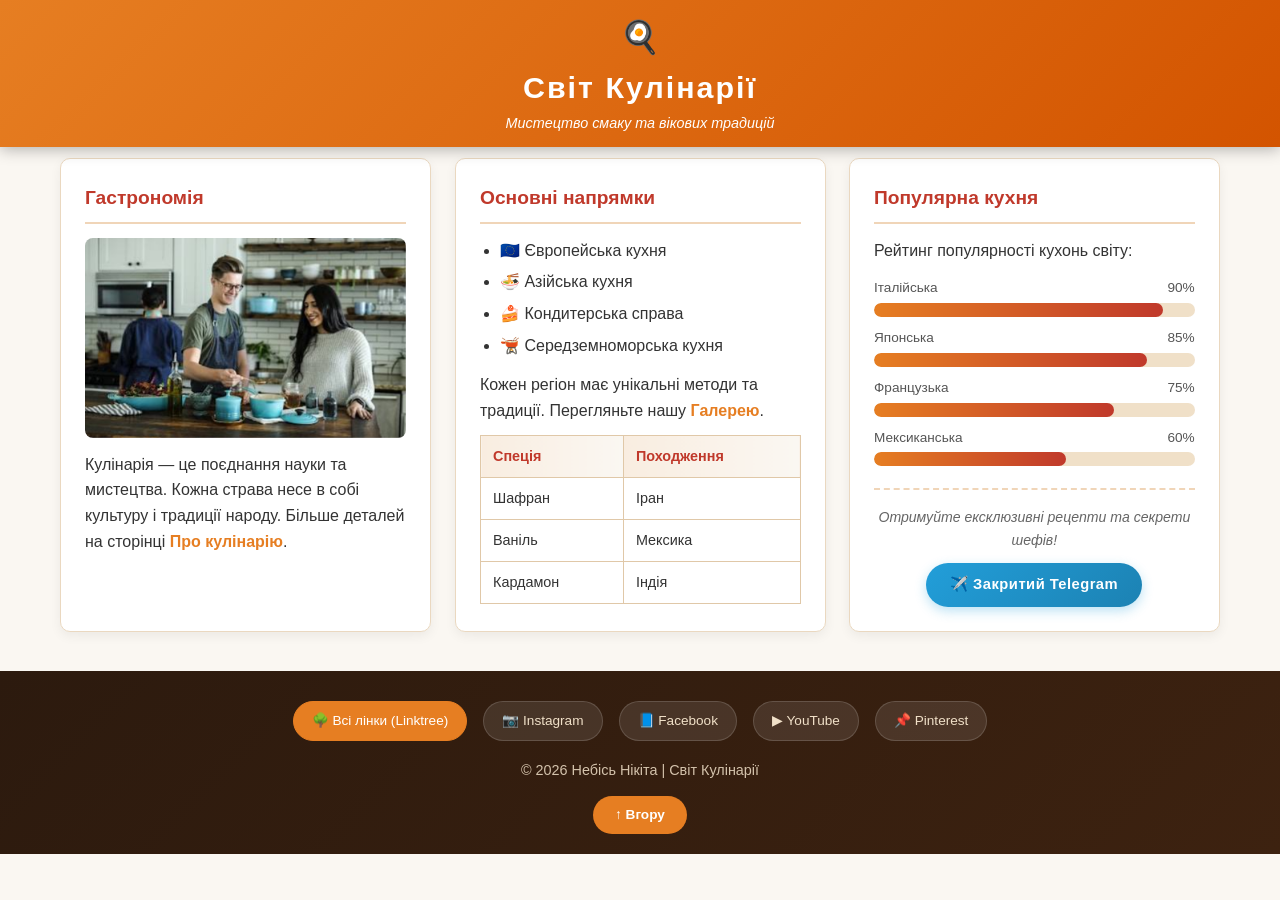
<file: index.html>
<!DOCTYPE html>
<html lang="uk">
<head>
<meta charset="UTF-8">
<meta name="viewport" content="width=device-width,initial-scale=1">
<meta name="description" content="Світ Кулінарії — мистецтво смаку та вікових традицій">
<title>Кулінарія | Головна</title>
<link rel="stylesheet" href="css/main.css">
<link rel="stylesheet" href="css/index.css">
</head>
<body id="top">

<header>
  <span class="logo">🍳</span>
  <h1>Світ Кулінарії</h1>
  <p>Мистецтво смаку та вікових традицій</p>
</header>

<nav>
  <ul>
    <li><a href="index.html">Головна</a></li>
    <li><a href="pages/about.html">Про кулінарію</a></li>
    <li><a href="pages/gallery.html">Галерея</a></li>
    <li class="has-dropdown">
      <a href="pages/tips.html">Поради ▾</a>
      <ul class="dropdown-menu">
        <li><a href="pages/tips.html#knives">Робота з ножами</a></li>
        <li><a href="pages/tips.html#taste">Баланс смаку</a></li>
        <li><a href="pages/tips.html#temp">Температури</a></li>
        <li><a href="links.html" style="color: #e67e22;">🌳 Наші ресурси</a></li>
      </ul>
    </li>
    <li><a href="pages/contacts.html">Контакти</a></li>
  </ul>
</nav>

<div class="wrapper">
  <section>
    <h2>Гастрономія</h2>
    <div class="img-wrap">
      <img src="images/gastronomia.jpg" alt="Гастрономія" loading="lazy" width="800" height="533">
    </div>
    <p>Кулінарія — це поєднання науки та мистецтва. Кожна страва несе в собі
    культуру і традиції народу. Більше деталей на сторінці
    <a href="pages/about.html" class="content-link">Про кулінарію</a>.</p>
  </section>

  <section>
    <h2>Основні напрямки</h2>
    <ul>
      <li>🇪🇺 Європейська кухня</li>
      <li>🍜 Азійська кухня</li>
      <li>🍰 Кондитерська справа</li>
      <li>🫕 Середземноморська кухня</li>
    </ul>
    <p class="mt14">Кожен регіон має унікальні методи та традиції.
    Перегляньте нашу <a href="pages/gallery.html" class="content-link">Галерею</a>.</p>
    <table>
      <tr><th>Спеція</th><th>Походження</th></tr>
      <tr><td>Шафран</td><td>Іран</td></tr>
      <tr><td>Ваніль</td><td>Мексика</td></tr>
      <tr><td>Кардамон</td><td>Індія</td></tr>
    </table>
  </section>

  <section>
    <h2>Популярна кухня</h2>
    <p class="mb14">Рейтинг популярності кухонь світу:</p>
    <div class="progress-container">
      <div class="progress-label"><span>Італійська</span><span>90%</span></div>
      <div class="progress-track"><div class="progress-bar w90"></div></div>
      <div class="progress-label"><span>Японська</span><span>85%</span></div>
      <div class="progress-track"><div class="progress-bar w85"></div></div>
      <div class="progress-label"><span>Французька</span><span>75%</span></div>
      <div class="progress-track"><div class="progress-bar w75"></div></div>
      <div class="progress-label"><span>Мексиканська</span><span>60%</span></div>
      <div class="progress-track"><div class="progress-bar w60"></div></div>
    </div>
    
    <div class="telegram-subscribe-box">
      <p class="tg-text">Отримуйте ексклюзивні рецепти та секрети шефів!</p>
      <a href="https://t.me/subscribe_kulinaria_bot" class="btn-telegram" target="_blank" rel="noopener">
        ✈️ Закритий Telegram
      </a>
    </div>
  </section>
</div>

<footer>
  <div class="social-links">
    <a href="https://linktr.ee/Nikita_Nebis" style="background: #e67e22; color: #fff; border-color: #e67e22;">🌳 Всі лінки (Linktree)</a>
    <a href="#">📷 Instagram</a>
    <a href="#">📘 Facebook</a>
    <a href="#">▶ YouTube</a>
    <a href="#">📌 Pinterest</a>
  </div>
  <p>&copy; 2026 Небісь Нікіта | Світ Кулінарії</p>
  <a href="#top" class="back-to-top">↑ Вгору</a>
</footer>

</body>
</html>
</file>
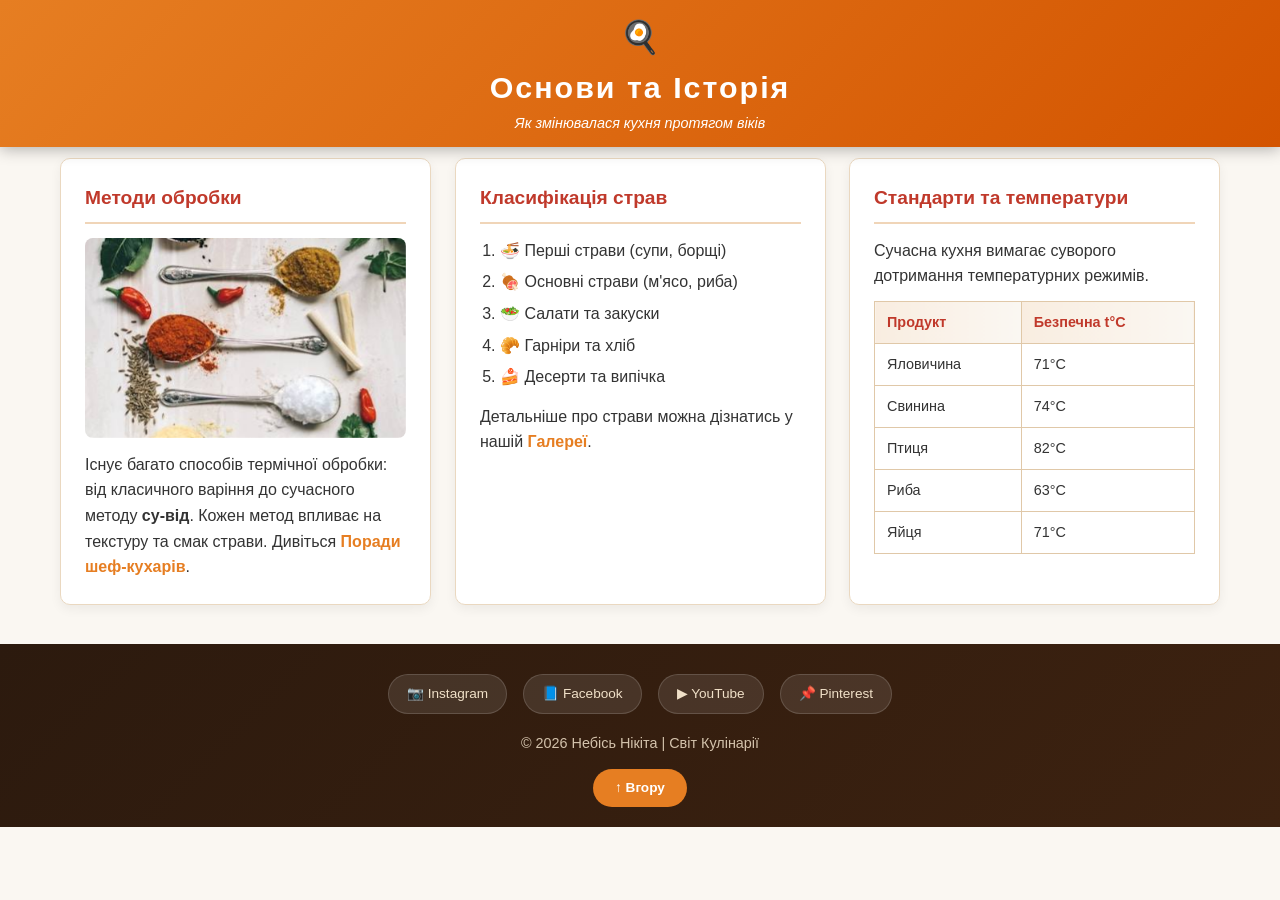
<file: pages/about.html>
<!DOCTYPE html>
<html lang="uk">
<head>
<meta charset="UTF-8">
<meta name="viewport" content="width=device-width,initial-scale=1">
<meta name="description" content="Про кулінарію — методи обробки, класифікація страв, температурні стандарти">
<title>Про кулінарію</title>
<!-- Оптимізація: підключення лише необхідних CSS-модулів -->
<link rel="stylesheet" href="../css/main.css">
</head>
<body id="top">

<header>
  <span class="logo">🍳</span>
  <h1>Основи та Історія</h1>
  <p>Як змінювалася кухня протягом віків</p>
</header>

<nav>
  <ul>
    <li><a href="../index.html">Головна</a></li>
    <li><a href="about.html">Про кулінарію</a></li>
    <li><a href="gallery.html">Галерея</a></li>
    <li class="has-dropdown">
      <a href="tips.html">Поради ▾</a>
      <ul class="dropdown-menu">
        <li><a href="tips.html#knives">Робота з ножами</a></li>
        <li><a href="tips.html#taste">Баланс смаку</a></li>
        <li><a href="tips.html#temp">Температури</a></li>
      </ul>
    </li>
    <li><a href="contacts.html">Контакти</a></li>
  </ul>
</nav>

<div class="wrapper">
  <section>
    <h2>Методи обробки</h2>
    <div class="img-wrap">
      <!-- Оптимізація: lazy loading + фіксовані розміри для уникнення CLS -->
      <img src="../images/metodi-obrobki.jpg" alt="Методи обробки" loading="lazy" width="800" height="533">
    </div>
    <p>Існує багато способів термічної обробки: від класичного варіння
    до сучасного методу <strong>су-від</strong>. Кожен метод впливає
    на текстуру та смак страви. Дивіться
    <a href="tips.html" class="content-link">Поради шеф-кухарів</a>.</p>
  </section>

  <section>
    <h2>Класифікація страв</h2>
    <ol>
      <li>🍜 Перші страви (супи, борщі)</li>
      <li>🍖 Основні страви (м'ясо, риба)</li>
      <li>🥗 Салати та закуски</li>
      <li>🥐 Гарніри та хліб</li>
      <li>🍰 Десерти та випічка</li>
    </ol>
    <p class="mt14">Детальніше про страви можна дізнатись у нашій
    <a href="gallery.html" class="content-link">Галереї</a>.</p>
  </section>

  <section>
    <h2>Стандарти та температури</h2>
    <p class="mb10">Сучасна кухня вимагає суворого дотримання температурних режимів.</p>
    <table>
      <tr><th>Продукт</th><th>Безпечна t°C</th></tr>
      <tr><td>Яловичина</td><td>71°C</td></tr>
      <tr><td>Свинина</td><td>74°C</td></tr>
      <tr><td>Птиця</td><td>82°C</td></tr>
      <tr><td>Риба</td><td>63°C</td></tr>
      <tr><td>Яйця</td><td>71°C</td></tr>
    </table>
  </section>
</div>

<footer>
  <div class="social-links">
    <a href="#">📷 Instagram</a>
    <a href="#">📘 Facebook</a>
    <a href="#">▶ YouTube</a>
    <a href="#">📌 Pinterest</a>
  </div>
  <p>&copy; 2026 Небісь Нікіта | Світ Кулінарії</p>
  <a href="#top" class="back-to-top">↑ Вгору</a>
</footer>

</body>
</html>
</file>
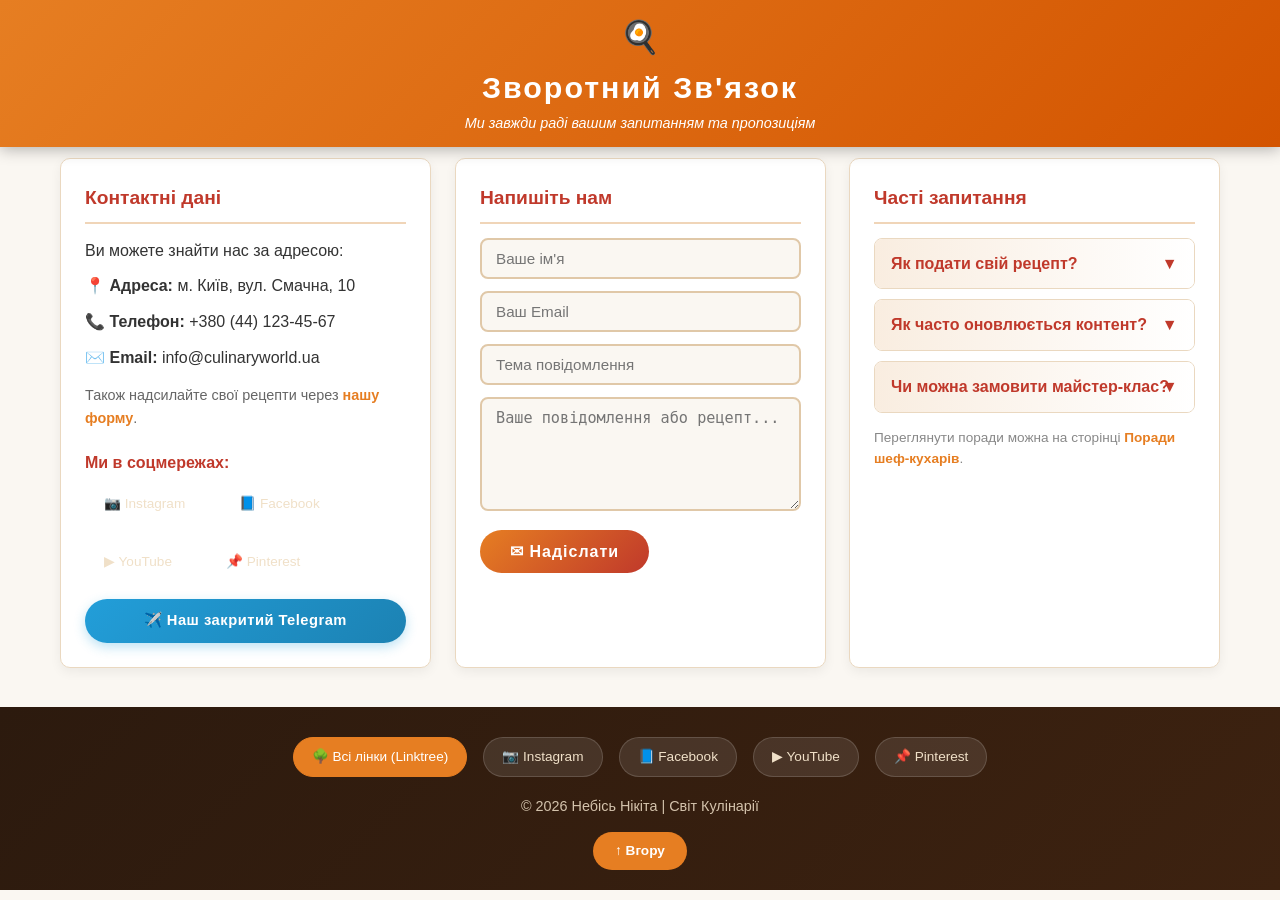
<file: pages/contacts.html>
<!DOCTYPE html>
<html lang="uk">
<head>
<meta charset="UTF-8">
<meta name="viewport" content="width=device-width,initial-scale=1">
<meta name="description" content="Контакти — зв'яжіться з нами, надішліть рецепт, часті запитання">
<title>Контакти | Кулінарія</title>
<link rel="stylesheet" href="../css/main.css">
<link rel="stylesheet" href="../css/contacts.css">
</head>
<body id="top">

<header>
  <span class="logo">🍳</span>
  <h1>Зворотний Зв'язок</h1>
  <p>Ми завжди раді вашим запитанням та пропозиціям</p>
</header>

<nav>
  <ul>
    <li><a href="../index.html">Головна</a></li>
    <li><a href="about.html">Про кулінарію</a></li>
    <li><a href="gallery.html">Галерея</a></li>
    <li class="has-dropdown">
      <a href="tips.html">Поради ▾</a>
      <ul class="dropdown-menu">
        <li><a href="tips.html#knives">Робота з ножами</a></li>
        <li><a href="tips.html#taste">Баланс смаку</a></li>
        <li><a href="tips.html#temp">Температури</a></li>
        <li><a href="../links.html" style="color: #e67e22;">🌳 Наші ресурси</a></li>
      </ul>
    </li>
    <li><a href="contacts.html">Контакти</a></li>
  </ul>
</nav>

<div class="wrapper">
  <section>
    <h2>Контактні дані</h2>
    <p>Ви можете знайти нас за адресою:</p>
    <p class="contact-item">📍 <strong>Адреса:</strong> м. Київ, вул. Смачна, 10</p>
    <p class="contact-item">📞 <strong>Телефон:</strong> +380 (44) 123-45-67</p>
    <p class="contact-item">✉️ <strong>Email:</strong> info@culinaryworld.ua</p>
    <p class="contact-note">Також надсилайте свої рецепти через
    <a href="#" class="content-link">нашу форму</a>.</p>
    <div class="social-block">
      <p class="social-title">Ми в соцмережах:</p>
      <div class="social-links social-links--left">
        <a href="#">📷 Instagram</a>
        <a href="#">📘 Facebook</a>
      </div>
      <div class="social-links social-links--left social-links--mt">
        <a href="#">▶ YouTube</a>
        <a href="#">📌 Pinterest</a>
      </div>
      
      <a href="https://t.me/subscribe_kulinaria_bot" class="btn-telegram btn-telegram--block" target="_blank" rel="noopener">
        ✈️ Наш закритий Telegram
      </a>
    </div>
  </section>

  <section>
    <h2>Напишіть нам</h2>
    <div class="contact-form">
      <input type="text" placeholder="Ваше ім'я" required>
      <input type="email" placeholder="Ваш Email" required>
      <input type="text" placeholder="Тема повідомлення">
      <textarea rows="5" placeholder="Ваше повідомлення або рецепт..." required></textarea>
      <button class="btn-send" type="button">✉ Надіслати</button>
    </div>
  </section>

  <section>
    <h2>Часті запитання</h2>
    <div class="accordion">
      <input type="checkbox" id="faq1">
      <label class="accordion-label" for="faq1">Як подати свій рецепт?</label>
      <div class="accordion-content">
        Надішліть рецепт через форму зліва або напишіть нам на email.
        Найкращі рецепти будуть опубліковані на сайті.
      </div>
    </div>
    <div class="accordion">
      <input type="checkbox" id="faq2">
      <label class="accordion-label" for="faq2">Як часто оновлюється контент?</label>
      <div class="accordion-content">
        Нові рецепти та поради з'являються щотижня. Підписуйтесь на
        наш Instagram щоб не пропустити.
      </div>
    </div>
    <div class="accordion">
      <input type="checkbox" id="faq3">
      <label class="accordion-label" for="faq3">Чи можна замовити майстер-клас?</label>
      <div class="accordion-content">
        Так! Напишіть нам через форму з темою "Майстер-клас" і ми
        зв'яжемося з вами протягом 24 годин.
      </div>
    </div>
    <p class="faq-note">Переглянути поради можна на сторінці
    <a href="tips.html" class="content-link">Поради шеф-кухарів</a>.</p>
  </section>
</div>

<footer>
  <div class="social-links">
    <a href="https://linktr.ee/Nikita_Nebis" style="background: #e67e22; color: #fff; border-color: #e67e22;">🌳 Всі лінки (Linktree)</a>
    <a href="#">📷 Instagram</a>
    <a href="#">📘 Facebook</a>
    <a href="#">▶ YouTube</a>
    <a href="#">📌 Pinterest</a>
  </div>
  <p>&copy; 2026 Небісь Нікіта | Світ Кулінарії</p>
  <a href="#top" class="back-to-top">↑ Вгору</a>
</footer>

</body>
</html>
</file>
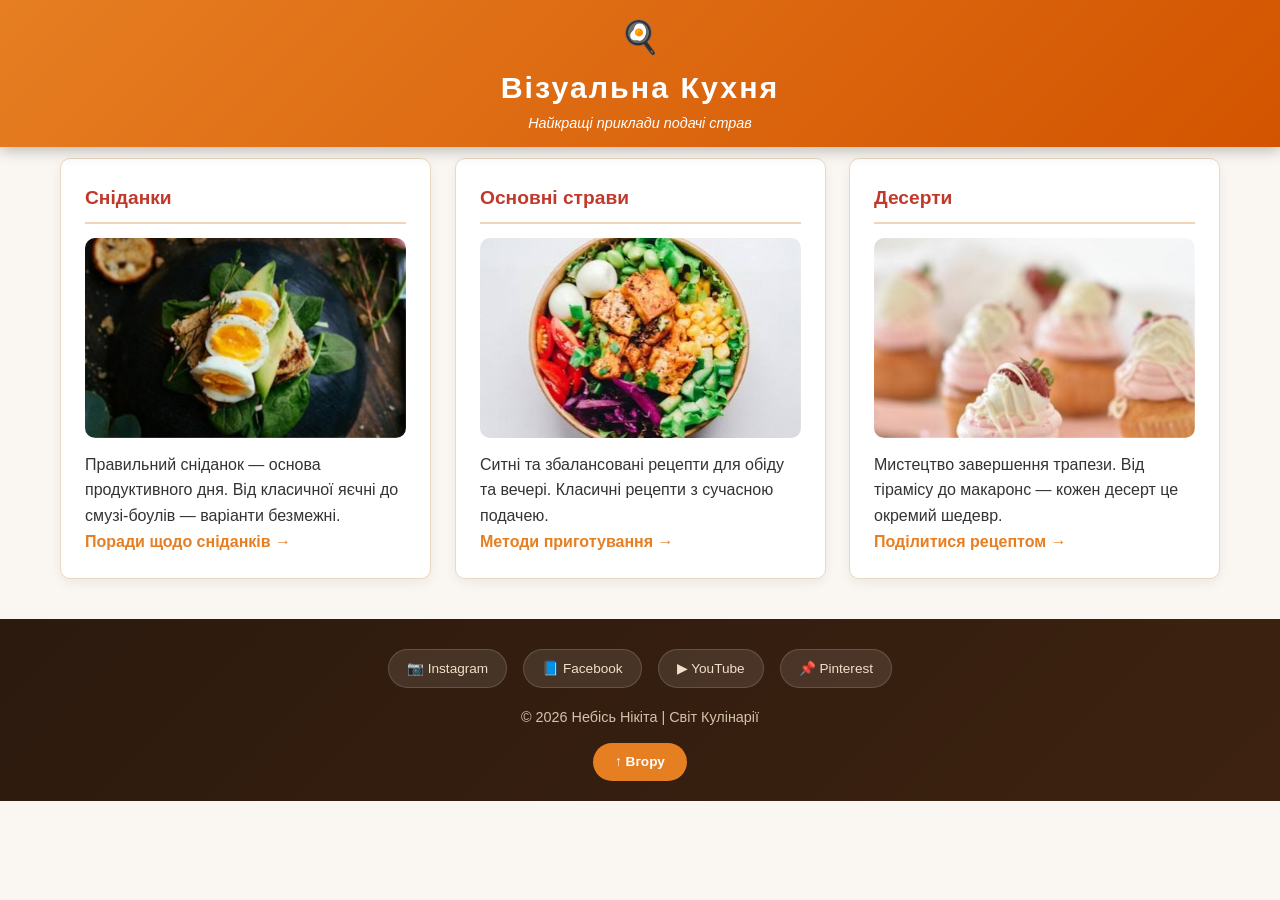
<file: pages/gallery.html>
<!DOCTYPE html>
<html lang="uk">
<head>
<meta charset="UTF-8">
<meta name="viewport" content="width=device-width,initial-scale=1">
<meta name="description" content="Галерея страв — сніданки, основні страви, десерти">
<title>Галерея | Кулінарія</title>
<link rel="stylesheet" href="../css/main.css">
</head>
<body id="top">

<header>
  <span class="logo">🍳</span>
  <h1>Візуальна Кухня</h1>
  <p>Найкращі приклади подачі страв</p>
</header>

<nav>
  <ul>
    <li><a href="../index.html">Головна</a></li>
    <li><a href="about.html">Про кулінарію</a></li>
    <li><a href="gallery.html">Галерея</a></li>
    <li class="has-dropdown">
      <a href="tips.html">Поради ▾</a>
      <ul class="dropdown-menu">
        <li><a href="tips.html#knives">Робота з ножами</a></li>
        <li><a href="tips.html#taste">Баланс смаку</a></li>
        <li><a href="tips.html#temp">Температури</a></li>
      </ul>
    </li>
    <li><a href="contacts.html">Контакти</a></li>
  </ul>
</nav>

<div class="wrapper">
  <section>
    <h3>Сніданки</h3>
    <div class="img-wrap gallery-card">
      <!-- Оптимізація: lazy loading + чіткі розміри зображень -->
      <img src="../images/snidanki.jpg" alt="Сніданок" loading="lazy" width="800" height="533">
    </div>
    <p>Правильний сніданок — основа продуктивного дня. Від класичної
    яєчні до смузі-боулів — варіанти безмежні.</p>
    <p class="mt10"><a href="tips.html" class="content-link">Поради щодо сніданків →</a></p>
  </section>

  <section>
    <h3>Основні страви</h3>
    <div class="img-wrap gallery-card">
      <img src="../images/osn-strava.jpg" alt="Основна страва" loading="lazy" width="800" height="533">
    </div>
    <p>Ситні та збалансовані рецепти для обіду та вечері.
    Класичні рецепти з сучасною подачею.</p>
    <p class="mt10"><a href="about.html" class="content-link">Методи приготування →</a></p>
  </section>

  <section>
    <h3>Десерти</h3>
    <div class="img-wrap gallery-card">
      <img src="../images/dessert.jpg" alt="Десерт" loading="lazy" width="800" height="533">
    </div>
    <p>Мистецтво завершення трапези. Від тірамісу до макаронс —
    кожен десерт це окремий шедевр.</p>
    <p class="mt10"><a href="contacts.html" class="content-link">Поділитися рецептом →</a></p>
  </section>
</div>

<footer>
  <div class="social-links">
    <a href="#">📷 Instagram</a>
    <a href="#">📘 Facebook</a>
    <a href="#">▶ YouTube</a>
    <a href="#">📌 Pinterest</a>
  </div>
  <p>&copy; 2026 Небісь Нікіта | Світ Кулінарії</p>
  <a href="#top" class="back-to-top">↑ Вгору</a>
</footer>

</body>
</html>
</file>
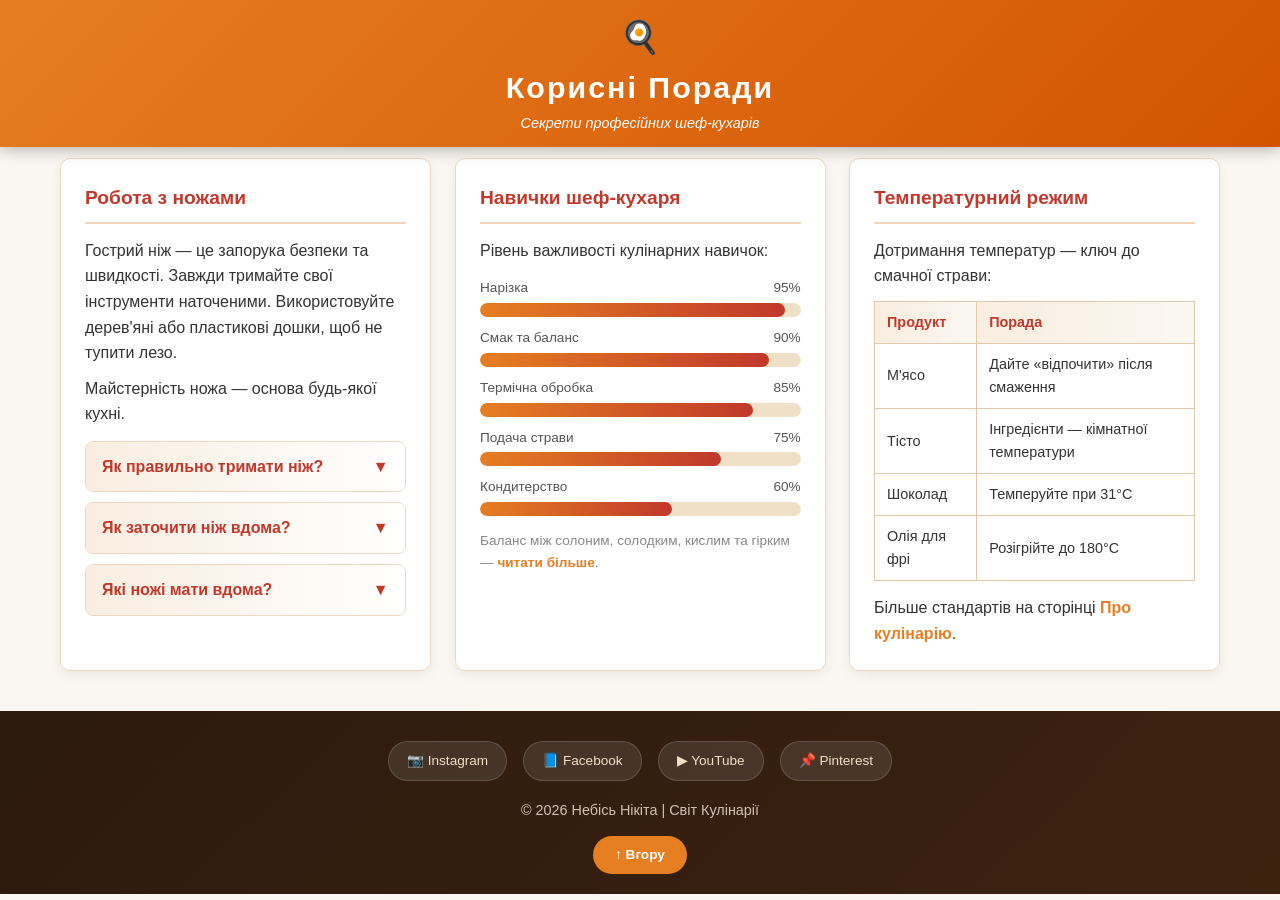
<file: pages/tips.html>
<!DOCTYPE html>
<html lang="uk">
<head>
<meta charset="UTF-8">
<meta name="viewport" content="width=device-width,initial-scale=1">
<meta name="description" content="Поради шеф-кухарів — робота з ножами, баланс смаку, температурний режим">
<title>Поради | Кулінарія</title>
<link rel="stylesheet" href="../css/main.css">
<link rel="stylesheet" href="../css/tips.css">
</head>
<body id="top">

<header>
  <span class="logo">🍳</span>
  <h1>Корисні Поради</h1>
  <p>Секрети професійних шеф-кухарів</p>
</header>

<nav>
  <ul>
    <li><a href="../index.html">Головна</a></li>
    <li><a href="about.html">Про кулінарію</a></li>
    <li><a href="gallery.html">Галерея</a></li>
    <li class="has-dropdown">
      <a href="tips.html">Поради ▾</a>
      <ul class="dropdown-menu">
        <li><a href="tips.html#knives">Робота з ножами</a></li>
        <li><a href="tips.html#taste">Баланс смаку</a></li>
        <li><a href="tips.html#temp">Температури</a></li>
      </ul>
    </li>
    <li><a href="contacts.html">Контакти</a></li>
  </ul>
</nav>

<div class="wrapper">
  <!-- Оптимізація: видалено inline-стилі, перенесено в CSS -->
  <section id="knives">
    <h2>Робота з ножами</h2>
    <p>Гострий ніж — це запорука безпеки та швидкості. Завжди тримайте
    свої інструменти наточеними. Використовуйте дерев'яні або пластикові
    дошки, щоб не тупити лезо.</p>
    <p class="mt10 mb14">Майстерність ножа — основа будь-якої кухні.</p>
    <div class="accordion">
      <input type="checkbox" id="acc1">
      <label class="accordion-label" for="acc1">Як правильно тримати ніж?</label>
      <div class="accordion-content">
        Тримайте ніж великим і вказівним пальцями за основу леза,
        а рукоятку обхопіть рештою пальців. Це дає максимальний контроль.
      </div>
    </div>
    <div class="accordion">
      <input type="checkbox" id="acc2">
      <label class="accordion-label" for="acc2">Як заточити ніж вдома?</label>
      <div class="accordion-content">
        Використовуйте точильний камінь під кутом 15–20°. Проводьте лезо
        вздовж каменя від рукоятки до вістря рівномірними рухами.
      </div>
    </div>
    <div class="accordion">
      <input type="checkbox" id="acc3">
      <label class="accordion-label" for="acc3">Які ножі мати вдома?</label>
      <div class="accordion-content">
        Достатньо трьох: кухарський (20 см), філейний та ніж для хліба.
        Решту можна замінити цими трьома.
      </div>
    </div>
  </section>

  <section id="taste">
    <h2>Навички шеф-кухаря</h2>
    <p class="mb14">Рівень важливості кулінарних навичок:</p>
    <div class="progress-container">
      <div class="progress-label"><span>Нарізка</span><span>95%</span></div>
      <div class="progress-track"><div class="progress-bar w95"></div></div>
      <div class="progress-label"><span>Смак та баланс</span><span>90%</span></div>
      <div class="progress-track"><div class="progress-bar w90"></div></div>
      <div class="progress-label"><span>Термічна обробка</span><span>85%</span></div>
      <div class="progress-track"><div class="progress-bar w85"></div></div>
      <div class="progress-label"><span>Подача страви</span><span>75%</span></div>
      <div class="progress-track"><div class="progress-bar w75"></div></div>
      <div class="progress-label"><span>Кондитерство</span><span>60%</span></div>
      <div class="progress-track"><div class="progress-bar w60"></div></div>
    </div>
    <p class="tips-note">Баланс між солоним, солодким, кислим та гірким —
    <a href="about.html" class="content-link">читати більше</a>.</p>
  </section>

  <section id="temp">
    <h2>Температурний режим</h2>
    <p class="mb10">Дотримання температур — ключ до смачної страви:</p>
    <table>
      <tr><th>Продукт</th><th>Порада</th></tr>
      <tr><td>М'ясо</td><td>Дайте «відпочити» після смаження</td></tr>
      <tr><td>Тісто</td><td>Інгредієнти — кімнатної температури</td></tr>
      <tr><td>Шоколад</td><td>Темперуйте при 31°C</td></tr>
      <tr><td>Олія для фрі</td><td>Розігрійте до 180°C</td></tr>
    </table>
    <p class="mt14">Більше стандартів на сторінці
    <a href="about.html" class="content-link">Про кулінарію</a>.</p>
  </section>
</div>

<footer>
  <div class="social-links">
    <a href="#">📷 Instagram</a>
    <a href="#">📘 Facebook</a>
    <a href="#">▶ YouTube</a>
    <a href="#">📌 Pinterest</a>
  </div>
  <p>&copy; 2026 Небісь Нікіта | Світ Кулінарії</p>
  <a href="#top" class="back-to-top">↑ Вгору</a>
</footer>

</body>
</html>
</file>
<file: css/main.css>
/* Оптимізований CSS: main.css — спільні стилі для всіх сторінок
   Автор: Небісь Нікіта | Лабораторна робота №3 */

/* Базові налаштування — згруповано для зменшення дублювання */
*{box-sizing:border-box;margin:0;padding:0}
html{scroll-behavior:smooth;font-size:16px}
body{font-family:'Segoe UI',Arial,sans-serif;background:#faf7f2;color:#333;line-height:1.6;padding-top:80px}

/* Оптимізовані анімації: скорочено keyframes для швидшого рендерингу */
@keyframes fadeInDown{from{opacity:0;transform:translateY(-30px)}to{opacity:1;transform:translateY(0)}}
@keyframes slideInUp{from{opacity:0;transform:translateY(40px)}to{opacity:1;transform:translateY(0)}}
@keyframes pulse{0%,100%{transform:scale(1)}50%{transform:scale(1.06)}}
@keyframes bounce{0%,100%{transform:translateY(0)}50%{transform:translateY(-8px)}}
/* Оптимізована анімація: growBar через CSS-змінну --bar-width */
@keyframes growBar{from{width:0}to{width:var(--bar-width)}}
@keyframes gradientShift{0%,100%{background-position:0% 50%}50%{background-position:100% 50%}}

/* Шапка — will-change тільки для анімованих властивостей */
header{position:fixed;top:0;left:0;width:100%;z-index:1000;background:linear-gradient(135deg,#e67e22,#d35400,#c0392b,#e67e22);background-size:300% 300%;color:#fff;text-align:center;padding:12px 20px;box-shadow:0 2px 15px rgba(0,0,0,.3);will-change:background-position;animation:gradientShift 8s ease infinite}
header h1{font-size:1.9rem;letter-spacing:2px;animation:fadeInDown .8s ease both;will-change:transform,opacity}
header p{font-style:italic;font-size:.9rem;opacity:.9;animation:fadeInDown .8s ease .3s both;will-change:transform,opacity}
.logo{display:inline-block;font-size:2rem;cursor:pointer;transition:transform .3s ease}
.logo:hover{animation:pulse .6s ease infinite;will-change:transform}

/* Навігація */
nav{background:#2c1a0e;display:flex;justify-content:center;align-items:center}
nav ul{list-style:none;display:flex;flex-wrap:wrap;justify-content:center;padding:0;margin:0}
nav ul li{position:relative}
nav ul li a{display:block;padding:12px 18px;color:#f0e0c8;text-decoration:none;font-weight:bold;font-size:.92rem;letter-spacing:.5px;transition:color .3s,background-color .3s;position:relative;will-change:color,background-color}
nav ul li a::after{content:'';position:absolute;bottom:6px;left:50%;width:0;height:2px;background:#e67e22;transition:width .3s ease;transform:translateX(-50%);will-change:width}
nav ul li a:hover{color:#fff;background:#e67e22}
nav ul li a:hover::after{width:70%}
/* Dropdown */
.dropdown-menu{display:none;position:absolute;top:100%;left:0;background:#3d2210;min-width:180px;border-radius:0 0 6px 6px;box-shadow:0 8px 20px rgba(0,0,0,.3);transform:translateY(-10px);opacity:0;transition:transform .3s,opacity .3s;z-index:999}
.has-dropdown:hover .dropdown-menu{display:block;transform:translateY(0);opacity:1}
.dropdown-menu li a{padding:10px 16px;font-size:.85rem;border-bottom:1px solid rgba(255,255,255,.05)}
.dropdown-menu li:last-child a{border-bottom:none}

/* Grid layout контенту */
.wrapper{max-width:1200px;margin:30px auto;padding:0 20px;display:grid;grid-template-columns:repeat(3,1fr);gap:24px}
/* Оптимізована анімація секцій */
section{background:#fff;padding:24px;border-radius:10px;border:1px solid #ead8c0;box-shadow:0 4px 12px rgba(0,0,0,.06);transition:box-shadow .3s,transform .3s;animation:slideInUp .7s ease both;will-change:transform,opacity}
section:nth-child(1){animation-delay:.1s}
section:nth-child(2){animation-delay:.25s}
section:nth-child(3){animation-delay:.4s}
section:hover{transform:translateY(-6px);box-shadow:0 12px 28px rgba(230,126,34,.18)}
/* Згруповані заголовки секцій */
section h2,section h3{color:#c0392b;margin-bottom:14px;font-size:1.2rem;border-bottom:2px solid #f0d5b8;padding-bottom:8px}

/* Зображення */
.img-wrap{overflow:hidden;border-radius:8px;margin-bottom:14px;position:relative}
.img-wrap img{width:100%;height:200px;object-fit:cover;display:block;transition:transform .4s,filter .4s;will-change:transform,filter}
.img-wrap:hover img{transform:scale(1.08) rotate(1deg);filter:brightness(1.1) saturate(1.2)}
.img-wrap::after{content:'🍽 Переглянути';position:absolute;inset:0;background:rgba(230,126,34,.75);color:#fff;font-size:1.1rem;font-weight:bold;display:flex;align-items:center;justify-content:center;opacity:0;transition:opacity .4s;will-change:opacity}
.img-wrap:hover::after{opacity:1}

/* Прогрес-бари */
.progress-container{margin:10px 0}
.progress-label{display:flex;justify-content:space-between;font-size:.85rem;color:#555;margin-bottom:4px}
.progress-track{background:#f0e0c8;border-radius:20px;height:14px;overflow:hidden;margin-bottom:10px}
/* Оптимізована анімація: використовуємо will-change для GPU */
.progress-bar{height:100%;border-radius:20px;background:linear-gradient(90deg,#e67e22,#c0392b);animation:growBar 1.5s ease forwards;animation-delay:.5s;width:0;will-change:width}
.progress-bar.w90{--bar-width:90%}
.progress-bar.w85{--bar-width:85%}
.progress-bar.w75{--bar-width:75%}
.progress-bar.w60{--bar-width:60%}
.progress-bar.w95{--bar-width:95%}

/* Акордеон */
.accordion{border:1px solid #ead8c0;border-radius:8px;overflow:hidden;margin-bottom:10px}
.accordion input[type="checkbox"]{display:none}
.accordion-label{display:block;padding:12px 16px;background:linear-gradient(90deg,#f9ede0,#fff);cursor:pointer;font-weight:bold;color:#c0392b;transition:background .3s;user-select:none;position:relative}
.accordion-label::after{content:'▼';position:absolute;right:16px;transition:transform .3s}
.accordion input:checked+.accordion-label::after{transform:rotate(-180deg)}
.accordion-label:hover{background:linear-gradient(90deg,#f0d5b8,#faf7f2)}
.accordion-content{max-height:0;overflow:hidden;transition:max-height .5s,padding .3s;padding:0 16px;font-size:.9rem;color:#555;background:#fff;will-change:max-height}
.accordion input:checked~.accordion-content{max-height:200px;padding:12px 16px}

/* Форма контактів */
.contact-form input,.contact-form textarea{width:100%;padding:10px 14px;margin-bottom:12px;border:2px solid #e0c8a8;border-radius:8px;font-size:.95rem;background:#faf7f2;color:#333;transition:border-color .3s,box-shadow .3s,background .3s;outline:none;will-change:border-color,box-shadow}
.contact-form input:focus,.contact-form textarea:focus{border-color:#e67e22;box-shadow:0 0 0 3px rgba(230,126,34,.18);background:#fff}
.btn-send{display:inline-block;padding:12px 30px;background:linear-gradient(135deg,#e67e22,#c0392b);color:#fff;border:none;border-radius:30px;font-size:1rem;font-weight:bold;cursor:pointer;transition:transform .3s,box-shadow .3s,filter .3s;will-change:transform,box-shadow;letter-spacing:1px}
.btn-send:hover{transform:scale(1.07) translateY(-3px);box-shadow:0 8px 20px rgba(192,57,43,.35);filter:brightness(1.1)}
.btn-send:active{transform:scale(.97)}

/* Посилання в контенті */
.content-link{color:#e67e22;text-decoration:none;position:relative;font-weight:bold;transition:color .3s}
.content-link::after{content:'';position:absolute;bottom:-2px;left:0;width:0;height:2px;background:#c0392b;transition:width .35s;will-change:width}
.content-link:hover{color:#c0392b}
.content-link:hover::after{width:100%}

/* Таблиці — згруповані селектори */
table{width:100%;border-collapse:collapse;margin-top:12px;font-size:.9rem}
th,td{border:1px solid #e0c8a8;padding:9px 12px;text-align:left;transition:background .25s}
th{background:linear-gradient(90deg,#f9ede0,#faf7f2);color:#c0392b;font-weight:bold}
tbody tr:hover td{background:#fdf3e7}

/* Списки */
section ul,section ol{padding-left:20px;margin-top:8px}
section ul li,section ol li{margin-bottom:6px;transition:color .25s,padding-left .25s}
section ul li:hover,section ol li:hover{color:#e67e22;padding-left:6px}

/* Футер */
footer{background:linear-gradient(135deg,#2c1a0e,#3d2210);color:#f0e0c8;text-align:center;padding:30px 20px 20px;margin-top:40px;position:relative}
footer p{font-size:.9rem;margin-bottom:14px;opacity:.85}
.social-links{display:flex;justify-content:center;gap:16px;flex-wrap:wrap;margin-bottom:18px}
.social-links a{display:inline-block;padding:8px 18px;background:rgba(255,255,255,.1);color:#f0e0c8;text-decoration:none;border-radius:20px;font-size:.85rem;border:1px solid rgba(255,255,255,.15);transition:background .3s,color .3s,border-color .3s}
.social-links a:hover{background:#e67e22;color:#fff;border-color:#e67e22;animation:bounce .6s ease;will-change:transform}
.back-to-top{display:inline-block;padding:8px 22px;background:#e67e22;color:#fff;text-decoration:none;border-radius:20px;font-size:.85rem;font-weight:bold;transition:transform .3s,background .3s;will-change:transform}
.back-to-top:hover{transform:translateY(-4px);background:#c0392b}

/* Галерея */
.gallery-card{overflow:hidden;border-radius:10px;position:relative;transition:clip-path .4s;clip-path:polygon(0 0,100% 0,100% 100%,0 100%)}
.gallery-card:hover{clip-path:polygon(2% 0,100% 0,98% 100%,0 100%)}
.card-date{font-size:.78rem;color:#aaa;margin-bottom:8px;letter-spacing:.5px}

/* Утиліти — винесені з inline-CSS */
.mt14{margin-top:14px}
.mb14{margin-bottom:14px}
.mb10{margin-bottom:10px}

/* Налаштування фірмової кнопки Telegram (Лабораторна робота №3) */
.telegram-subscribe-box {
  margin-top: 22px;
  padding-top: 16px;
  border-top: 2px dashed #f0d5b8;
  text-align: center;
}
.tg-text {
  font-size: 0.88rem;
  color: #666;
  margin-bottom: 12px;
  font-style: italic;
}
.btn-telegram {
  display: inline-block;
  background: linear-gradient(135deg, #229ED9, #1c82b3);
  color: #fff !important;
  text-decoration: none;
  padding: 10px 24px;
  font-weight: bold;
  border-radius: 25px;
  font-size: 0.92rem;
  letter-spacing: 0.5px;
  box-shadow: 0 4px 12px rgba(34, 158, 217, 0.3);
  transition: transform 0.3s, box-shadow 0.3s, filter 0.3s;
  will-change: transform, box-shadow;
}
.btn-telegram:hover {
  transform: scale(1.05) translateY(-2px);
  box-shadow: 0 6px 18px rgba(34, 158, 217, 0.45);
  filter: brightness(1.08);
}
.btn-telegram:active {
  transform: scale(0.98);
}
.btn-telegram--block {
  display: block;
  width: 100%;
  margin-top: 15px;
  text-align: center;
}

/* Медіа-запити */
@media(max-width:900px){.wrapper{grid-template-columns:repeat(2,1fr)}}
@media(max-width:600px){.wrapper{grid-template-columns:1fr;padding:0 12px}header h1{font-size:1.4rem}nav ul li a{padding:10px 12px;font-size:.82rem}body{padding-top:90px}}
</file>
<file: css/index.css>
/* index.css — сторінковий CSS для головної сторінки
   Лабораторна робота №3 | Небісь Нікіта */
/* Специфічні стилі для головної сторінки (progress bars вже в main.css) */
</file>
<file: css/contacts.css>
/* contacts.css — сторінковий CSS лише для сторінки контактів
   Оптимізація: inline-стилі перенесено в зовнішній файл */
.contact-item{margin-top:10px}
.contact-note{margin-top:14px;font-size:.9rem;color:#666}
.social-block{margin-top:20px}
.social-title{font-weight:bold;color:#c0392b;margin-bottom:8px}
/* Оптимізація: модифікатори замість inline justify-content */
.social-links--left{justify-content:flex-start}
.social-links--mt{margin-top:8px}
.faq-note{margin-top:14px;font-size:.85rem;color:#888}
</file>
<file: css/tips.css>
/* tips.css — сторінковий CSS лише для сторінки порад
   Лабораторна робота №3 | Небісь Нікіта */
/* Оптимізація: стилі специфічні для tips.html винесено окремо */
.tips-note{margin-top:14px;font-size:.85rem;color:#888}
.mt10{margin-top:10px}
</file>
